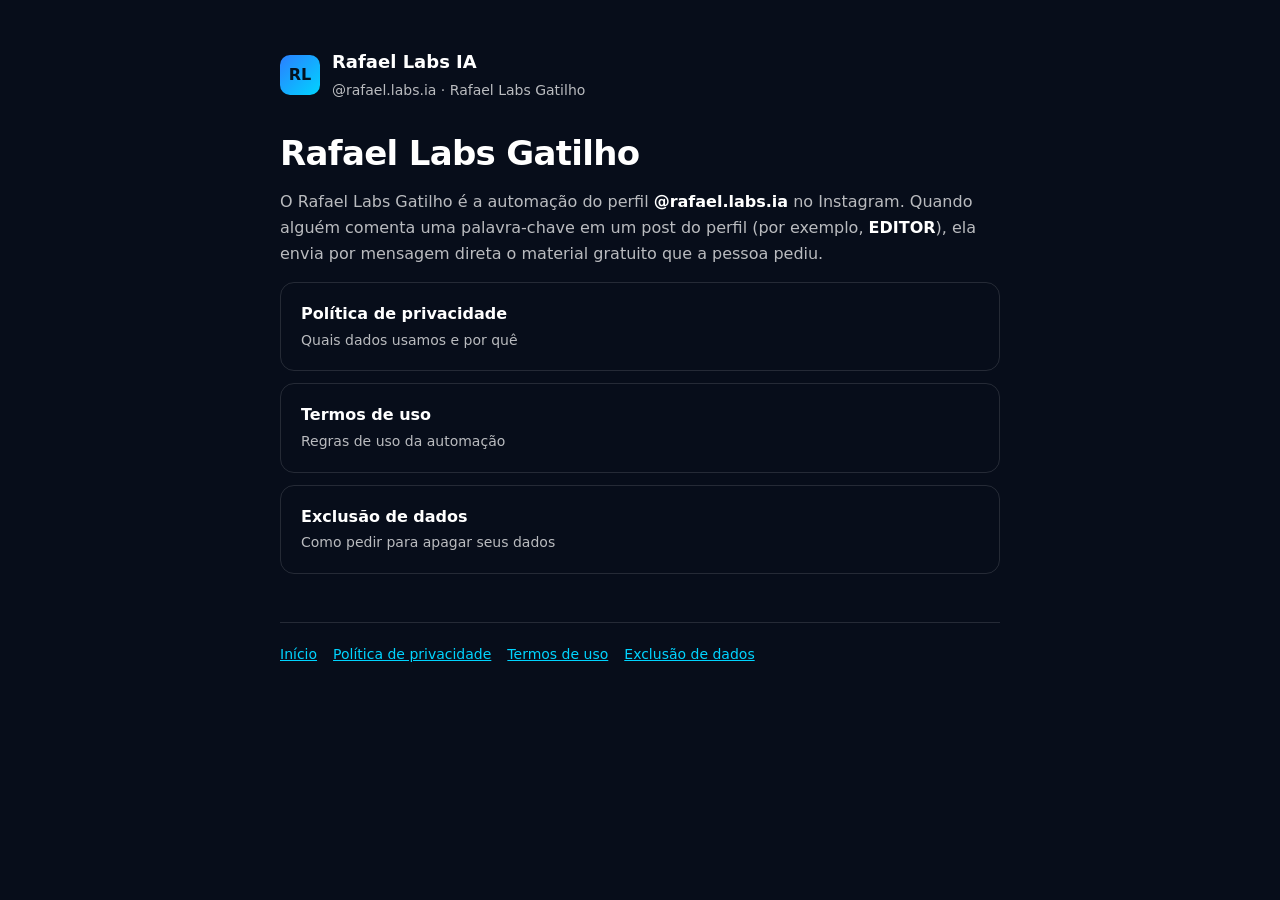
<file: index.html>
<!doctype html>
<html lang="pt-BR"><head><meta charset="utf-8"><meta name="viewport" content="width=device-width,initial-scale=1">
<title>Rafael Labs Gatilho · Rafael Labs IA</title><link rel="stylesheet" href="estilo.css"></head>
<body><main><header><div class="logo">RL</div><div><b>Rafael Labs IA</b><br><span>@rafael.labs.ia · Rafael Labs Gatilho</span></div></header>
<h1>Rafael Labs Gatilho</h1>
<p>O Rafael Labs Gatilho é a automação do perfil <strong>@rafael.labs.ia</strong> no Instagram. Quando alguém comenta uma palavra-chave em um post do perfil (por exemplo, <strong>EDITOR</strong>), ela envia por mensagem direta o material gratuito que a pessoa pediu.</p>
<a class="card" href="privacidade.html"><b>Política de privacidade</b><span>Quais dados usamos e por quê</span></a>
<a class="card" href="termos.html"><b>Termos de uso</b><span>Regras de uso da automação</span></a>
<a class="card" href="exclusao-de-dados.html"><b>Exclusão de dados</b><span>Como pedir para apagar seus dados</span></a>
<nav><a href="./">Início</a><a href="privacidade.html">Política de privacidade</a><a href="termos.html">Termos de uso</a><a href="exclusao-de-dados.html">Exclusão de dados</a></nav></main></body></html>
</file>
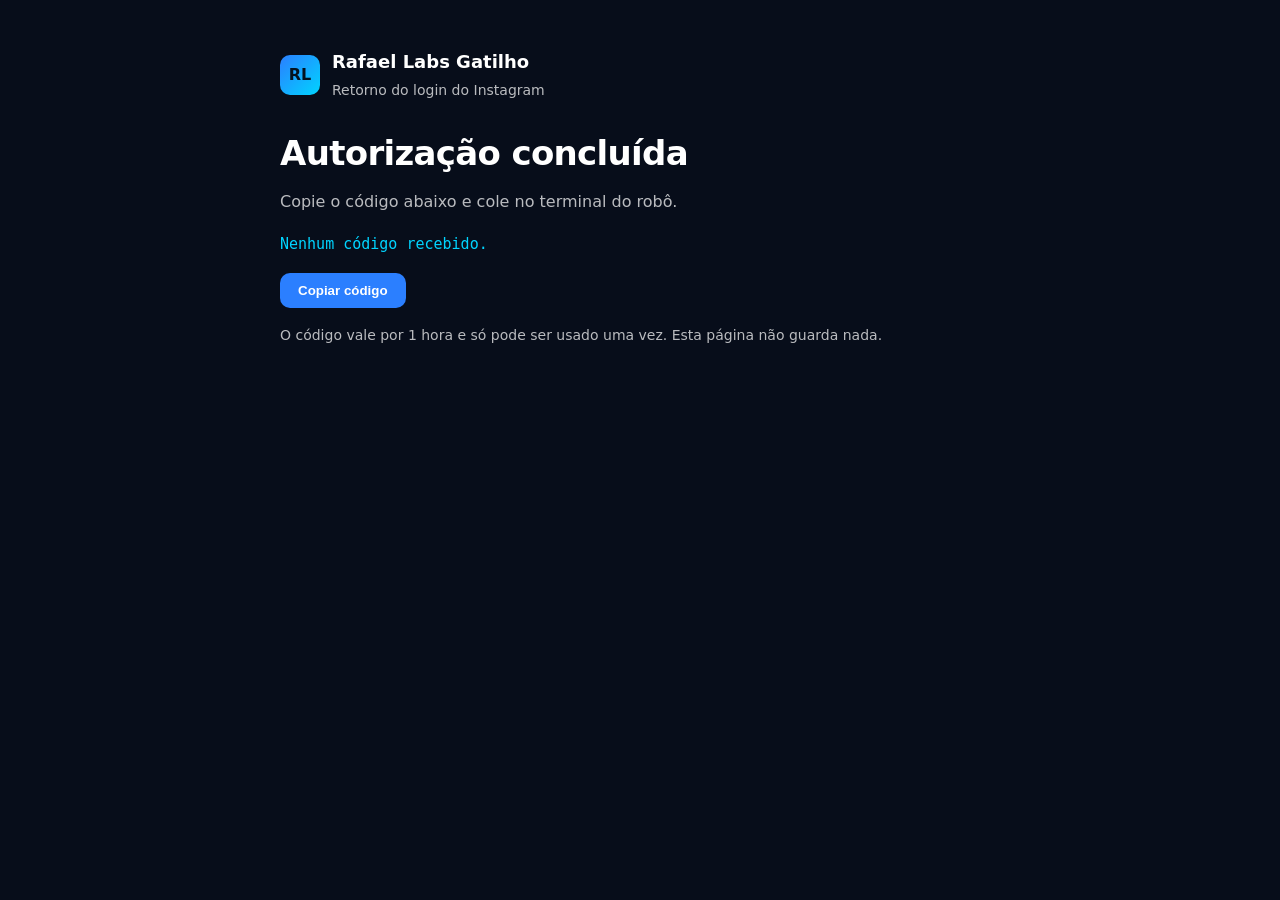
<file: callback.html>
<!doctype html>
<html lang="pt-BR"><head><meta charset="utf-8"><meta name="viewport" content="width=device-width,initial-scale=1">
<title>Código de autorização · Rafael Labs Gatilho</title><link rel="stylesheet" href="estilo.css">
<meta name="robots" content="noindex"></head>
<body><main>
<header><div class="logo">RL</div><div><b>Rafael Labs Gatilho</b><br><span>Retorno do login do Instagram</span></div></header>
<h1>Autorização concluída</h1>
<p id="msg">Copie o código abaixo e cole no terminal do robô.</p>
<p><code id="code" style="word-break:break-all;font-size:15px;color:#00d4ff"></code></p>
<p><button id="copiar" style="padding:10px 18px;border-radius:10px;border:0;background:#2b7fff;color:#fff;font-weight:700">Copiar código</button></p>
<p class="data">O código vale por 1 hora e só pode ser usado uma vez. Esta página não guarda nada.</p>
<script>
const p = new URLSearchParams(location.search);
const code = (p.get("code") || "").replace(/#_$/, "");
document.getElementById("code").textContent = code || (p.get("error_description") || "Nenhum código recebido.");
document.getElementById("copiar").onclick = () => navigator.clipboard.writeText(code);
</script>
</main></body></html>
</file>
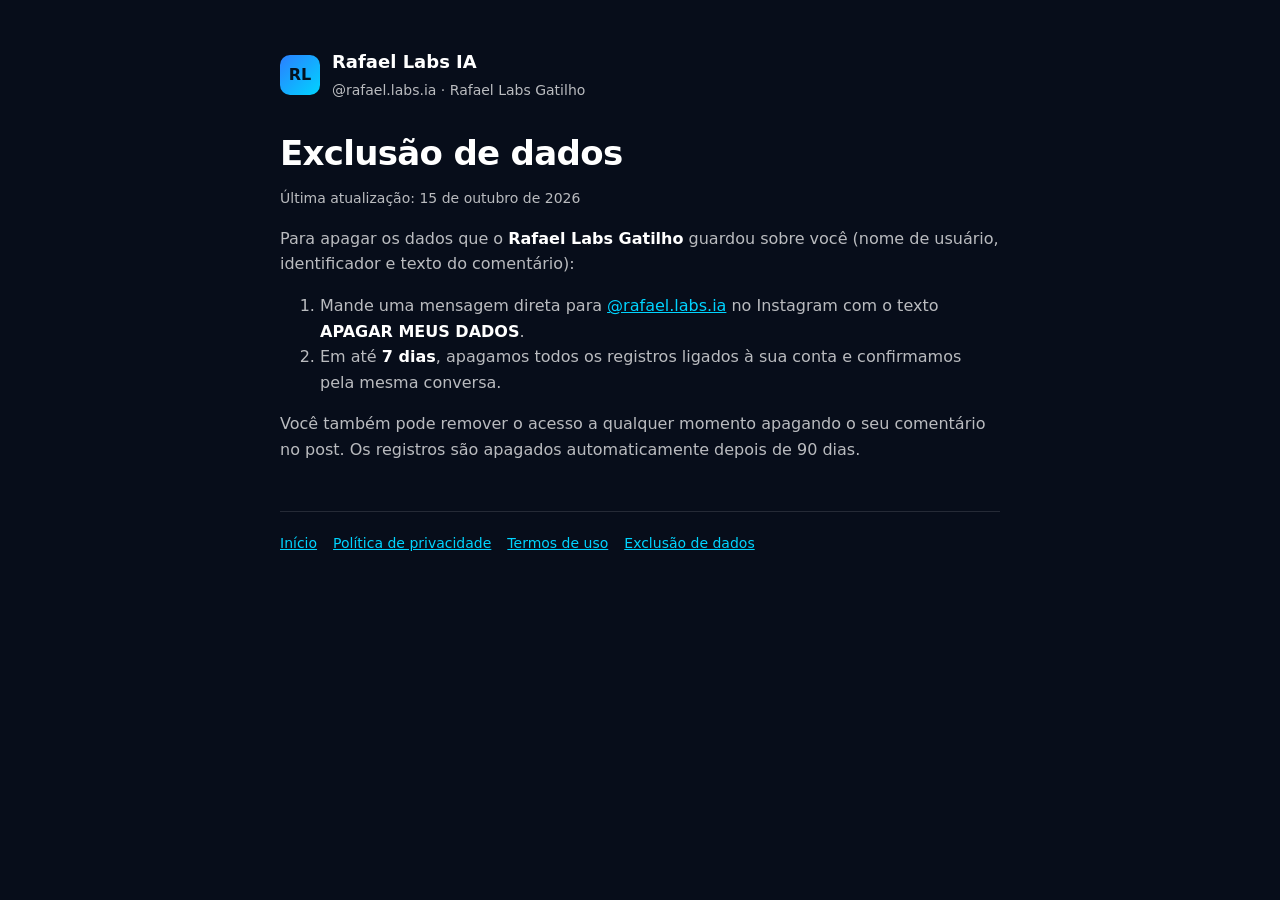
<file: exclusao-de-dados.html>
<!doctype html>
<html lang="pt-BR"><head><meta charset="utf-8"><meta name="viewport" content="width=device-width,initial-scale=1">
<title>Exclusão de dados · Rafael Labs IA</title><link rel="stylesheet" href="estilo.css"></head>
<body><main><header><div class="logo">RL</div><div><b>Rafael Labs IA</b><br><span>@rafael.labs.ia · Rafael Labs Gatilho</span></div></header>
<h1>Exclusão de dados</h1>
<p class="data">Última atualização: 15 de outubro de 2026</p>
<p>Para apagar os dados que o <strong>Rafael Labs Gatilho</strong> guardou sobre você (nome de usuário, identificador e texto do comentário):</p>
<ol><li>Mande uma mensagem direta para <a href="https://www.instagram.com/rafael.labs.ia/">@rafael.labs.ia</a> no Instagram com o texto <strong>APAGAR MEUS DADOS</strong>.</li>
<li>Em até <strong>7 dias</strong>, apagamos todos os registros ligados à sua conta e confirmamos pela mesma conversa.</li></ol>
<p>Você também pode remover o acesso a qualquer momento apagando o seu comentário no post. Os registros são apagados automaticamente depois de 90 dias.</p>
<nav><a href="./">Início</a><a href="privacidade.html">Política de privacidade</a><a href="termos.html">Termos de uso</a><a href="exclusao-de-dados.html">Exclusão de dados</a></nav></main></body></html>
</file>
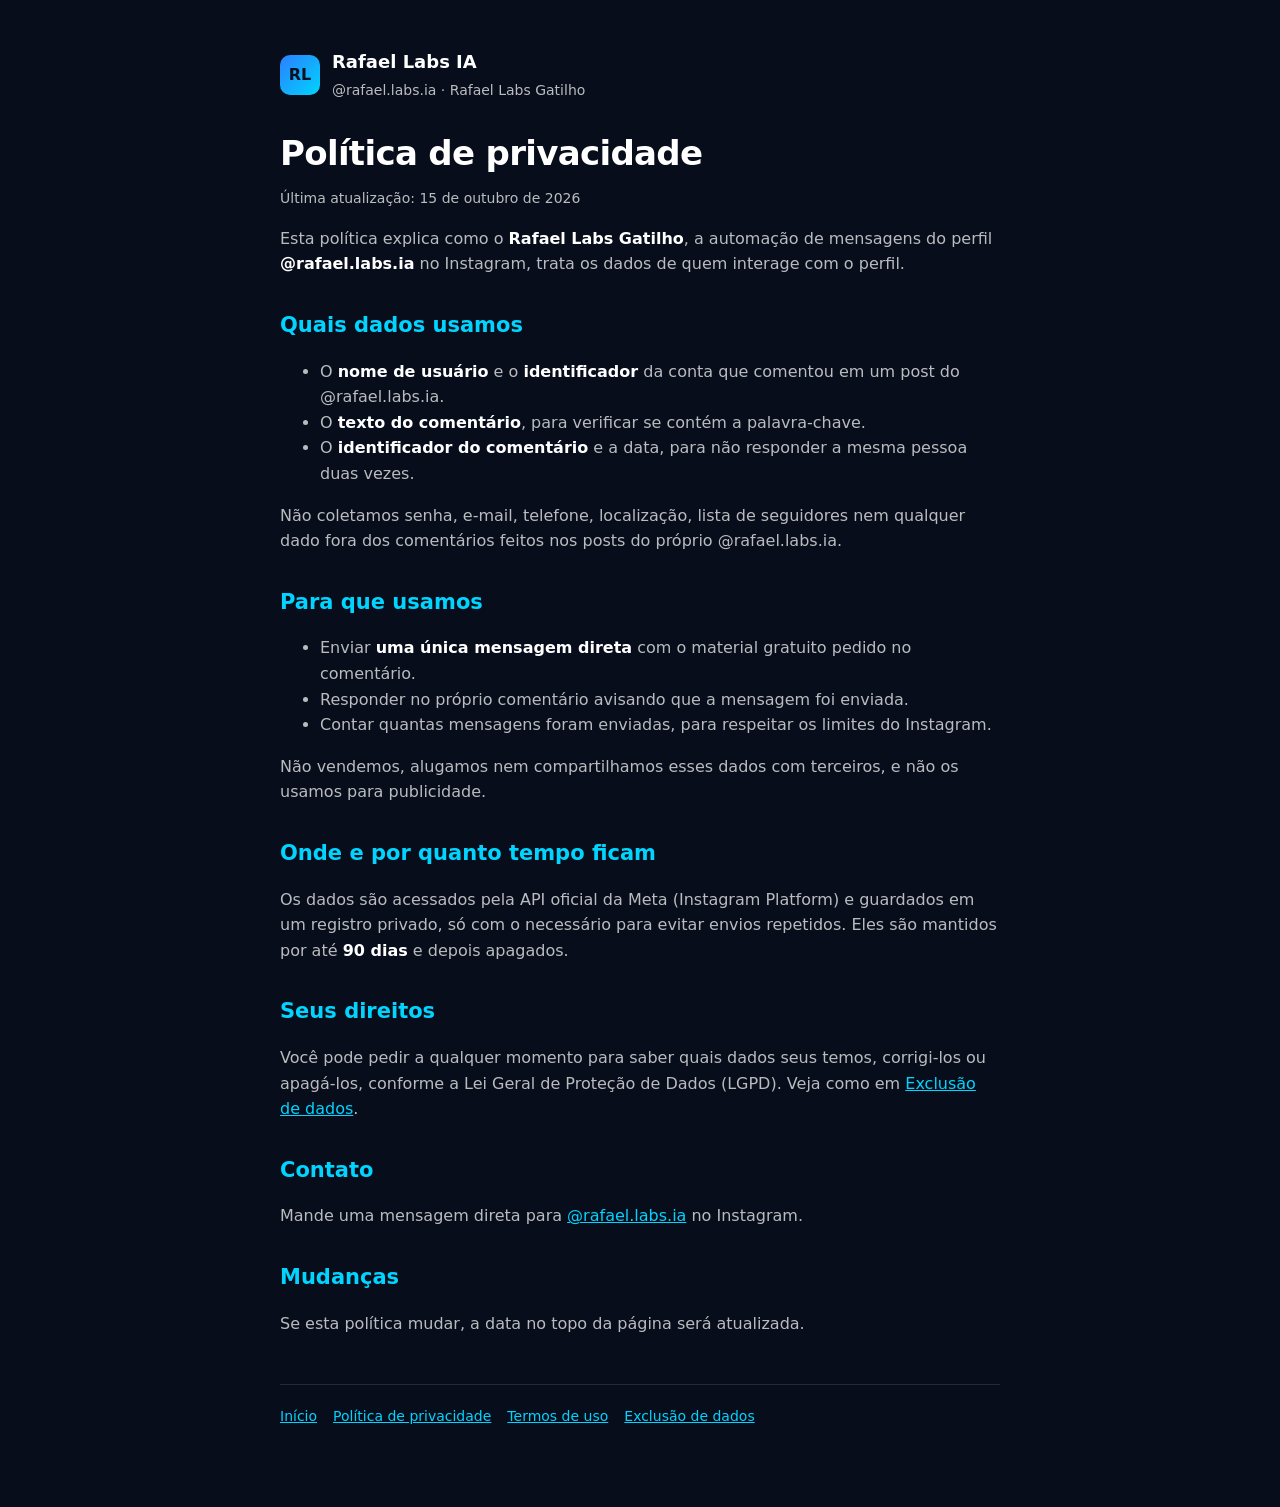
<file: privacidade.html>
<!doctype html>
<html lang="pt-BR"><head><meta charset="utf-8"><meta name="viewport" content="width=device-width,initial-scale=1">
<title>Política de privacidade · Rafael Labs IA</title><link rel="stylesheet" href="estilo.css"></head>
<body><main><header><div class="logo">RL</div><div><b>Rafael Labs IA</b><br><span>@rafael.labs.ia · Rafael Labs Gatilho</span></div></header>
<h1>Política de privacidade</h1>
<p class="data">Última atualização: 15 de outubro de 2026</p>
<p>Esta política explica como o <strong>Rafael Labs Gatilho</strong>, a automação de mensagens do perfil <strong>@rafael.labs.ia</strong> no Instagram, trata os dados de quem interage com o perfil.</p>
<h2>Quais dados usamos</h2>
<ul><li>O <strong>nome de usuário</strong> e o <strong>identificador</strong> da conta que comentou em um post do @rafael.labs.ia.</li>
<li>O <strong>texto do comentário</strong>, para verificar se contém a palavra-chave.</li>
<li>O <strong>identificador do comentário</strong> e a data, para não responder a mesma pessoa duas vezes.</li></ul>
<p>Não coletamos senha, e-mail, telefone, localização, lista de seguidores nem qualquer dado fora dos comentários feitos nos posts do próprio @rafael.labs.ia.</p>
<h2>Para que usamos</h2>
<ul><li>Enviar <strong>uma única mensagem direta</strong> com o material gratuito pedido no comentário.</li>
<li>Responder no próprio comentário avisando que a mensagem foi enviada.</li>
<li>Contar quantas mensagens foram enviadas, para respeitar os limites do Instagram.</li></ul>
<p>Não vendemos, alugamos nem compartilhamos esses dados com terceiros, e não os usamos para publicidade.</p>
<h2>Onde e por quanto tempo ficam</h2>
<p>Os dados são acessados pela API oficial da Meta (Instagram Platform) e guardados em um registro privado, só com o necessário para evitar envios repetidos. Eles são mantidos por até <strong>90 dias</strong> e depois apagados.</p>
<h2>Seus direitos</h2>
<p>Você pode pedir a qualquer momento para saber quais dados seus temos, corrigi-los ou apagá-los, conforme a Lei Geral de Proteção de Dados (LGPD). Veja como em <a href="exclusao-de-dados.html">Exclusão de dados</a>.</p>
<h2>Contato</h2>
<p>Mande uma mensagem direta para <a href="https://www.instagram.com/rafael.labs.ia/">@rafael.labs.ia</a> no Instagram.</p>
<h2>Mudanças</h2>
<p>Se esta política mudar, a data no topo da página será atualizada.</p>
<nav><a href="./">Início</a><a href="privacidade.html">Política de privacidade</a><a href="termos.html">Termos de uso</a><a href="exclusao-de-dados.html">Exclusão de dados</a></nav></main></body></html>
</file>
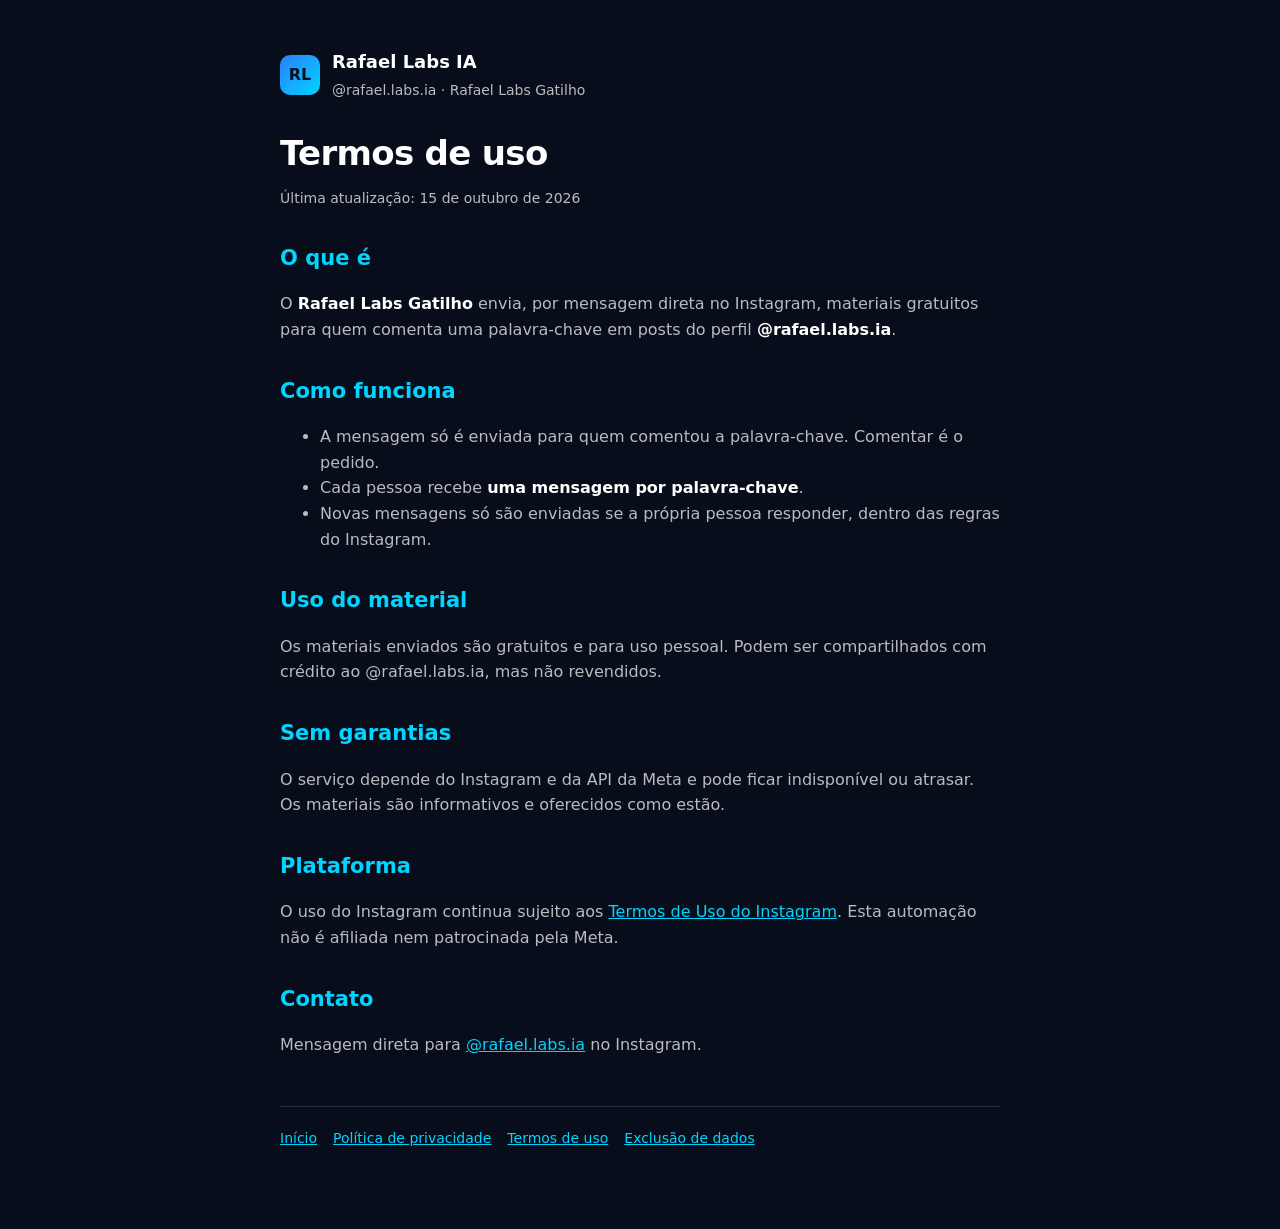
<file: termos.html>
<!doctype html>
<html lang="pt-BR"><head><meta charset="utf-8"><meta name="viewport" content="width=device-width,initial-scale=1">
<title>Termos de uso · Rafael Labs IA</title><link rel="stylesheet" href="estilo.css"></head>
<body><main><header><div class="logo">RL</div><div><b>Rafael Labs IA</b><br><span>@rafael.labs.ia · Rafael Labs Gatilho</span></div></header>
<h1>Termos de uso</h1>
<p class="data">Última atualização: 15 de outubro de 2026</p>
<h2>O que é</h2>
<p>O <strong>Rafael Labs Gatilho</strong> envia, por mensagem direta no Instagram, materiais gratuitos para quem comenta uma palavra-chave em posts do perfil <strong>@rafael.labs.ia</strong>.</p>
<h2>Como funciona</h2>
<ul><li>A mensagem só é enviada para quem comentou a palavra-chave. Comentar é o pedido.</li>
<li>Cada pessoa recebe <strong>uma mensagem por palavra-chave</strong>.</li>
<li>Novas mensagens só são enviadas se a própria pessoa responder, dentro das regras do Instagram.</li></ul>
<h2>Uso do material</h2>
<p>Os materiais enviados são gratuitos e para uso pessoal. Podem ser compartilhados com crédito ao @rafael.labs.ia, mas não revendidos.</p>
<h2>Sem garantias</h2>
<p>O serviço depende do Instagram e da API da Meta e pode ficar indisponível ou atrasar. Os materiais são informativos e oferecidos como estão.</p>
<h2>Plataforma</h2>
<p>O uso do Instagram continua sujeito aos <a href="https://help.instagram.com/581066165581870">Termos de Uso do Instagram</a>. Esta automação não é afiliada nem patrocinada pela Meta.</p>
<h2>Contato</h2>
<p>Mensagem direta para <a href="https://www.instagram.com/rafael.labs.ia/">@rafael.labs.ia</a> no Instagram.</p>
<nav><a href="./">Início</a><a href="privacidade.html">Política de privacidade</a><a href="termos.html">Termos de uso</a><a href="exclusao-de-dados.html">Exclusão de dados</a></nav></main></body></html>
</file>
<file: estilo.css>
:root { --bg:#070d1a; --ink:#fff; --muted:rgba(255,255,255,.72); --blue:#2b7fff; --accent:#00d4ff; --line:rgba(255,255,255,.12); }
* { box-sizing: border-box; }
body { margin:0; background:var(--bg); color:var(--ink); font-family: system-ui, -apple-system, "Segoe UI", Roboto, sans-serif; line-height:1.6; }
main { max-width: 760px; margin: 0 auto; padding: 48px 20px 80px; }
header { display:flex; align-items:center; gap:12px; margin-bottom:32px; }
header b { font-size:18px; } header span { color:var(--muted); font-size:14px; }
.logo { width:40px; height:40px; border-radius:10px; background:linear-gradient(135deg,var(--blue),var(--accent)); display:flex; align-items:center; justify-content:center; font-weight:900; color:#04121f; }
h1 { font-size:34px; line-height:1.15; margin:0 0 8px; letter-spacing:-.02em; }
h2 { font-size:21px; color:var(--accent); margin:32px 0 8px; }
p, li { color:var(--muted); } strong { color:var(--ink); }
a { color:var(--accent); }
nav { margin-top:48px; padding-top:20px; border-top:1px solid var(--line); display:flex; flex-wrap:wrap; gap:16px; font-size:14px; }
.data { font-size:14px; color:var(--muted); }
.card { display:block; padding:18px 20px; border:1px solid var(--line); border-radius:14px; margin:12px 0; text-decoration:none; }
.card b { color:var(--ink); display:block; } .card span { color:var(--muted); font-size:14px; }
</file>
